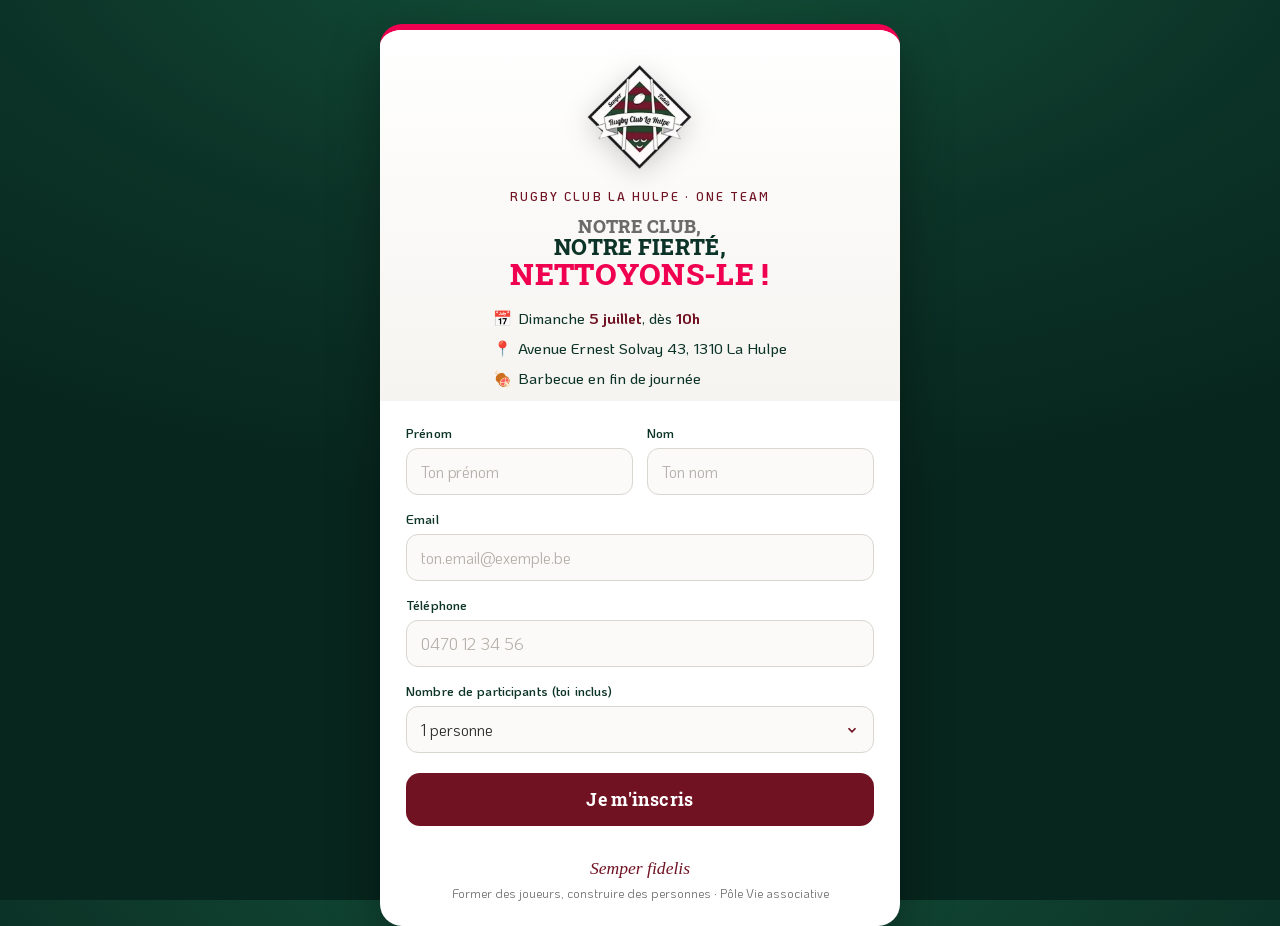
<file: index.html>
<!DOCTYPE html>
<html lang="fr">
<head>
  <meta charset="UTF-8" />
  <meta name="viewport" content="width=device-width, initial-scale=1.0" />
  <title>Inscription · Rugby Club La Hulpe</title>
  <meta name="description" content="Inscris-toi à la journée nettoyage & convivialité du Rugby Club La Hulpe le dimanche 5 juillet." />

  <!-- Couleurs de partage (réseaux sociaux) -->
  <meta property="og:title" content="Notre club, notre fierté, nettoyons-le !" />
  <meta property="og:description" content="On nettoie le club ensemble le 5 juillet. ONE TEAM 💚 Inscris-toi !" />
  <meta property="og:type" content="website" />

  <link rel="icon" type="image/png" href="assets/logo-rclh.png" />

  <!-- Typographies : KoHo (charte) + Roboto Slab (proche de Rockwell pour le web) -->
  <link rel="preconnect" href="https://fonts.googleapis.com" />
  <link rel="preconnect" href="https://fonts.gstatic.com" crossorigin />
  <link href="https://fonts.googleapis.com/css2?family=KoHo:wght@400;500;600;700&family=Roboto+Slab:wght@600;700;800&display=swap" rel="stylesheet" />

  <link rel="stylesheet" href="assets/style.css?v=4" />
</head>
<body>
  <main class="card">
    <header class="header">
      <img class="logo" src="assets/logo-rclh.png" alt="Logo Rugby Club La Hulpe" />
      <p class="kicker">Rugby Club La Hulpe · ONE TEAM</p>
      <h1 class="slogan">
        <span class="s1">Notre club,</span>
        <span class="s2">notre fierté,</span>
        <span class="s3">nettoyons-le !</span>
      </h1>

      <ul class="event-info">
        <li><span class="ico">📅</span> Dimanche <strong>5 juillet</strong>, dès <strong>10h</strong></li>
        <li><span class="ico">📍</span> Avenue Ernest Solvay 43, 1310 La Hulpe</li>
        <li><span class="ico">🍖</span> Barbecue en fin de journée</li>
      </ul>
    </header>

    <form id="inscription-form" class="form" novalidate>
      <div class="row">
        <div class="field">
          <label for="prenom">Prénom</label>
          <input type="text" id="prenom" name="prenom" autocomplete="given-name" required placeholder="Ton prénom" />
        </div>
        <div class="field">
          <label for="nom">Nom</label>
          <input type="text" id="nom" name="nom" autocomplete="family-name" required placeholder="Ton nom" />
        </div>
      </div>

      <div class="field">
        <label for="email">Email</label>
        <input type="email" id="email" name="email" autocomplete="email" required placeholder="ton.email@exemple.be" />
      </div>

      <div class="field">
        <label for="telephone">Téléphone</label>
        <input type="tel" id="telephone" name="telephone" autocomplete="tel" required placeholder="0470 12 34 56" />
      </div>

      <div class="field">
        <label for="participants">Nombre de participants (toi inclus)</label>
        <select id="participants" name="participants" required>
          <option value="1">1 personne</option>
          <option value="2">2 personnes</option>
          <option value="3">3 personnes</option>
          <option value="4">4 personnes</option>
          <option value="5">5 personnes</option>
          <option value="6">6 personnes ou plus</option>
        </select>
      </div>

      <button type="submit" class="btn" id="submit-btn">
        <span class="btn-label">Je m'inscris</span>
        <span class="btn-spinner" aria-hidden="true"></span>
      </button>

      <p class="error-msg" id="error-msg" role="alert" hidden></p>
    </form>

    <footer class="footer">
      <p class="motto">Semper fidelis</p>
      <p class="sub">Former des joueurs, construire des personnes · Pôle Vie associative</p>
    </footer>
  </main>

  <script src="assets/script.js?v=3"></script>
</body>
</html>
</file>
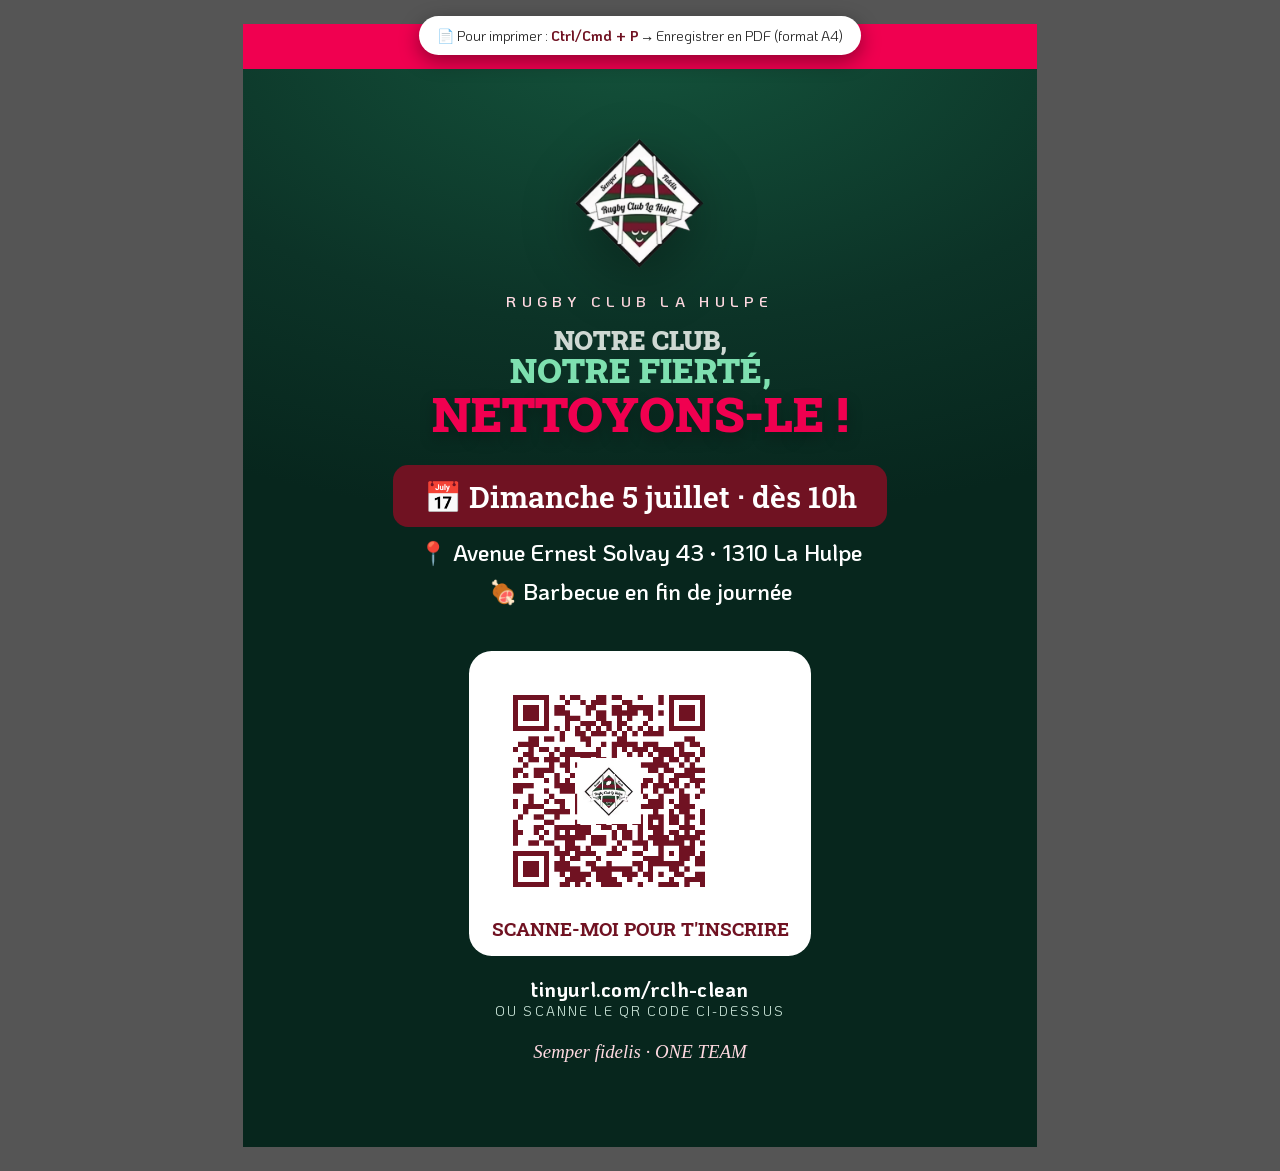
<file: affiche.html>
<!DOCTYPE html>
<html lang="fr">
<head>
  <meta charset="UTF-8" />
  <meta name="viewport" content="width=device-width, initial-scale=1.0" />
  <title>Affiche — à imprimer · Rugby Club La Hulpe</title>
  <link rel="preconnect" href="https://fonts.googleapis.com" />
  <link rel="preconnect" href="https://fonts.gstatic.com" crossorigin />
  <link href="https://fonts.googleapis.com/css2?family=KoHo:wght@400;500;600;700&family=Roboto+Slab:wght@600;700;800;900&display=swap" rel="stylesheet" />
  <style>
    :root {
      --vert: #0c3327;
      --bordeaux: #701222;
      --rose: #f00050;
    }
    * { box-sizing: border-box; margin: 0; padding: 0; }

    body {
      font-family: "KoHo", sans-serif;
      background: #555;
      display: flex;
      justify-content: center;
      padding: 24px;
    }

    /* Format A4 */
    .poster {
      width: 210mm;
      height: 297mm;
      background:
        radial-gradient(900px 500px at 50% 0%, #14543c 0%, var(--vert) 60%, #07261d 100%);
      color: #fff;
      padding: 22mm 18mm;
      display: flex;
      flex-direction: column;
      align-items: center;
      text-align: center;
      position: relative;
      overflow: hidden;
    }
    .poster::before {
      content: "";
      position: absolute;
      top: 0; left: 0; right: 0;
      height: 12mm;
      background: var(--rose);
    }

    .logo { width: 36mm; margin-top: 6mm; filter: drop-shadow(0 4mm 8mm rgba(0,0,0,.35)); }

    .kicker {
      margin-top: 5mm;
      letter-spacing: .35em;
      text-transform: uppercase;
      font-weight: 600;
      font-size: 4mm;
      color: #ffd9e1;
    }


    .slogan {
      margin-top: 4mm;
      font-family: "Roboto Slab", serif;
      font-weight: 900;
      text-transform: uppercase;
      line-height: 1.02;
    }
    .slogan span { display: block; }
    .slogan .s1 { color: #cfd9d3; font-size: 7mm; }
    .slogan .s2 { color: #7ee0b0; font-size: 9mm; }
    .slogan .s3 { color: var(--rose); font-size: 13mm; text-shadow: 0 1.5mm 4mm rgba(0,0,0,.3); }

    .infos {
      margin-top: 7mm;
      display: flex;
      flex-direction: column;
      gap: 2.5mm;
      font-size: 6mm;
      font-weight: 600;
    }
    .infos .date {
      background: var(--bordeaux);
      padding: 3mm 8mm;
      border-radius: 4mm;
      font-family: "Roboto Slab", serif;
      font-size: 8mm;
      display: inline-block;
    }

    .qr-zone {
      margin-top: auto;
      background: #fff;
      border-radius: 6mm;
      padding: 6mm 6mm 4mm;
      color: var(--vert);
    }
    .qr-zone img { width: 62mm; height: 62mm; display: block; }
    .qr-zone .scan {
      font-family: "Roboto Slab", serif;
      font-weight: 700;
      color: var(--bordeaux);
      font-size: 5mm;
      margin-top: 2mm;
    }

    .link {
      margin-top: 5mm;
      font-size: 5.5mm;
      font-weight: 700;
      letter-spacing: .02em;
    }
    .link small { display: block; font-weight: 400; font-size: 3.6mm; color: #cfe9dd; letter-spacing: .15em; text-transform: uppercase; }

    .motto {
      margin-top: 6mm;
      font-family: "Apple Chancery", "Snell Roundhand", cursive;
      font-style: italic;
      font-size: 5mm;
      color: #ffd9e1;
    }

    /* Barre d'aide à l'écran, masquée à l'impression */
    .print-hint {
      position: fixed; top: 16px; left: 50%; transform: translateX(-50%);
      background: #fff; color: #222; padding: 10px 18px; border-radius: 999px;
      font-size: 14px; box-shadow: 0 6px 20px rgba(0,0,0,.4); z-index: 10;
    }
    .print-hint b { color: var(--bordeaux); }

    @media print {
      body { background: #fff; padding: 0; }
      .print-hint { display: none; }
      .poster { box-shadow: none; }
      @page { size: A4; margin: 0; }
    }
  </style>
</head>
<body>
  <div class="print-hint">📄 Pour imprimer : <b>Ctrl/Cmd + P</b> → Enregistrer en PDF (format A4)</div>

  <div class="poster">
    <img class="logo" src="assets/logo-rclh.png" alt="Rugby Club La Hulpe" />
    <p class="kicker">Rugby Club La Hulpe</p>
    <h1 class="slogan">
      <span class="s1">Notre club,</span>
      <span class="s2">notre fierté,</span>
      <span class="s3">nettoyons-le !</span>
    </h1>

    <div class="infos">
      <span class="date">📅 Dimanche 5 juillet · dès 10h</span>
      <span>📍 Avenue Ernest Solvay 43 · 1310 La Hulpe</span>
      <span>🍖 Barbecue en fin de journée</span>
    </div>

    <div class="qr-zone">
      <img src="assets/qr-cleantheclub.png" alt="QR code d'inscription" />
      <p class="scan">SCANNE-MOI POUR T'INSCRIRE</p>
    </div>

    <p class="link">
      tinyurl.com/rclh-clean
      <small>ou scanne le QR code ci-dessus</small>
    </p>

    <p class="motto">Semper fidelis · ONE TEAM</p>
  </div>
</body>
</html>
</file>
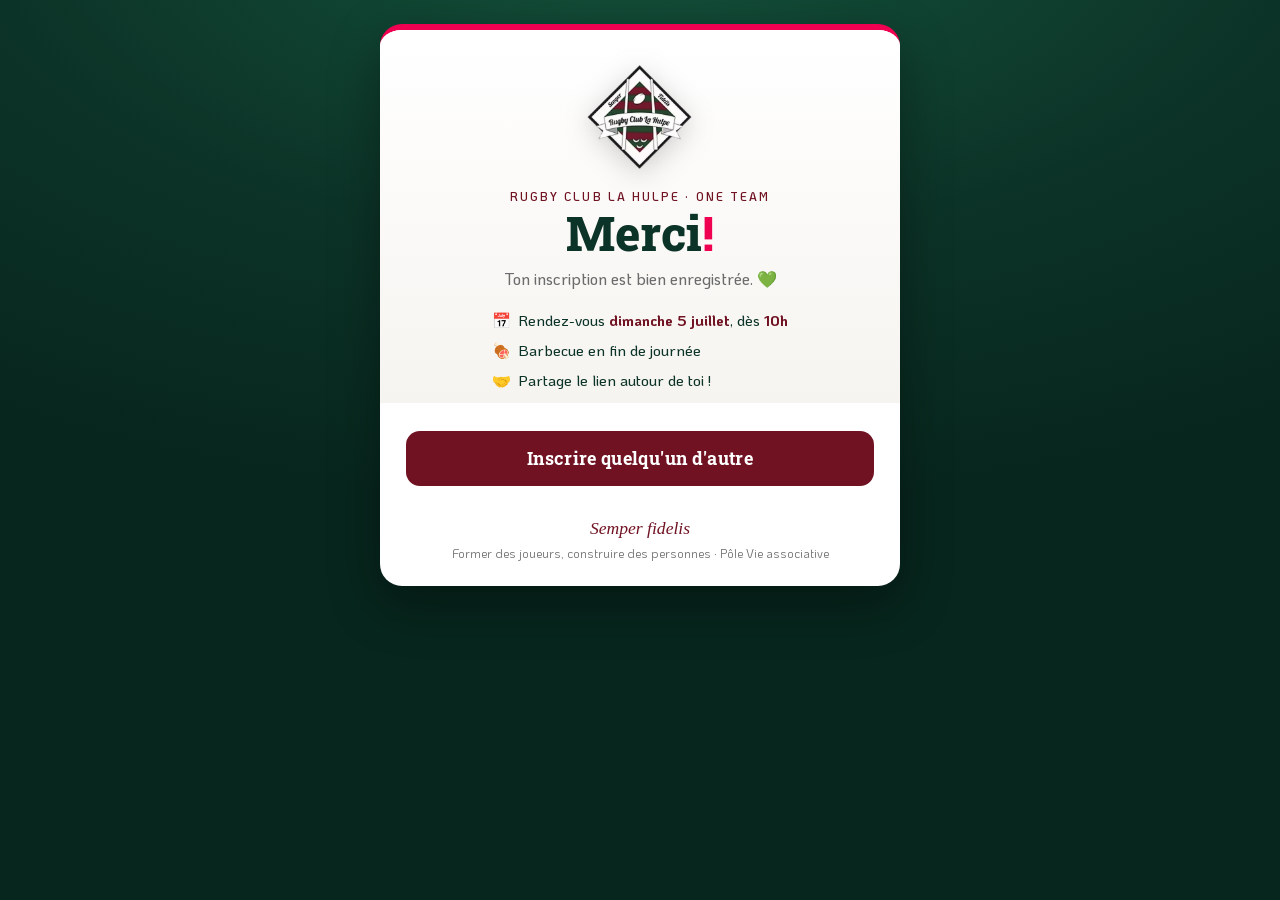
<file: merci.html>
<!DOCTYPE html>
<html lang="fr">
<head>
  <meta charset="UTF-8" />
  <meta name="viewport" content="width=device-width, initial-scale=1.0" />
  <title>Merci ! · Rugby Club La Hulpe</title>
  <link rel="icon" type="image/png" href="assets/logo-rclh.png" />
  <link rel="preconnect" href="https://fonts.googleapis.com" />
  <link rel="preconnect" href="https://fonts.gstatic.com" crossorigin />
  <link href="https://fonts.googleapis.com/css2?family=KoHo:wght@400;500;600;700&family=Roboto+Slab:wght@600;700;800&display=swap" rel="stylesheet" />
  <link rel="stylesheet" href="assets/style.css?v=4" />
</head>
<body>
  <main class="card">
    <header class="header">
      <img class="logo" src="assets/logo-rclh.png" alt="Logo Rugby Club La Hulpe" />
      <p class="kicker">Rugby Club La Hulpe · ONE TEAM</p>
      <h1 class="title">Merci<span class="title-accent">!</span></h1>
      <p class="tagline" id="merci-text">Ton inscription est bien enregistrée. 💚</p>

      <ul class="event-info">
        <li><span class="ico">📅</span> Rendez-vous <strong>dimanche 5 juillet</strong>, dès <strong>10h</strong></li>
        <li><span class="ico">🍖</span> Barbecue en fin de journée</li>
        <li><span class="ico">🤝</span> Partage le lien autour de toi !</li>
      </ul>
    </header>

    <div class="form">
      <a class="btn" href="index.html" style="text-decoration:none;text-align:center;display:block;">
        <span class="btn-label">Inscrire quelqu'un d'autre</span>
      </a>
    </div>

    <footer class="footer">
      <p class="motto">Semper fidelis</p>
      <p class="sub">Former des joueurs, construire des personnes · Pôle Vie associative</p>
    </footer>
  </main>

  <script>
    // Petit mot personnalisé si le prénom est passé dans l'URL.
    const params = new URLSearchParams(window.location.search);
    const prenom = params.get("p");
    if (prenom) {
      document.getElementById("merci-text").textContent =
        "Merci " + decodeURIComponent(prenom) + ", ton inscription est bien enregistrée. 💚";
    }
  </script>
</body>
</html>
</file>
<file: assets/style.css>
/* ===========================================================
   CleanTheClub — Charte graphique Rugby Club La Hulpe (RCLH)
   Vert   #0c3327   (pantone 350 C)
   Bordeaux #701222 (pantone 188 C)
   Rose   #f00050   (la petite touche)
   Blanc  #ffffff
   Titres : Roboto Slab (proche Rockwell) · Texte : KoHo
   =========================================================== */

:root {
  --vert: #0c3327;
  --vert-clair: #14543c;
  --bordeaux: #701222;
  --bordeaux-clair: #8e1a2e;
  --rose: #f00050;
  --blanc: #ffffff;
  --gris-texte: #2a2a2a;
  --gris-doux: #6b6b6b;
  --ombre: 0 18px 50px rgba(0, 0, 0, 0.35);
}

* { box-sizing: border-box; margin: 0; padding: 0; }

html, body { height: 100%; }

body {
  font-family: "KoHo", system-ui, -apple-system, sans-serif;
  color: var(--gris-texte);
  background:
    radial-gradient(1200px 600px at 50% -10%, var(--vert-clair) 0%, var(--vert) 55%, #07261d 100%);
  min-height: 100%;
  display: flex;
  align-items: flex-start;
  justify-content: center;
  /* + safe-area : évite que le haut passe sous la barre d'état / l'encoche iPhone */
  padding: calc(24px + env(safe-area-inset-top, 0px)) 16px calc(24px + env(safe-area-inset-bottom, 0px));
  line-height: 1.45;
}

/* ---- Carte principale ---- */
.card {
  width: 100%;
  max-width: 520px;
  background: var(--blanc);
  border-radius: 22px;
  box-shadow: var(--ombre);
  overflow: hidden;
  border-top: 6px solid var(--rose);
}

/* ---- En-tête ---- */
.header {
  text-align: center;
  padding: 28px 26px 8px;
  background: linear-gradient(180deg, #ffffff 0%, #f6f4f0 100%);
}

.logo {
  width: 110px;
  height: auto;
  filter: drop-shadow(0 6px 14px rgba(0, 0, 0, 0.18));
}

.kicker {
  margin-top: 10px;
  font-size: 0.72rem;
  letter-spacing: 0.18em;
  text-transform: uppercase;
  font-weight: 600;
  color: var(--bordeaux);
}

.title {
  font-family: "Roboto Slab", Rockwell, Georgia, serif;
  font-weight: 800;
  font-size: clamp(2.2rem, 9vw, 3rem);
  color: var(--vert);
  line-height: 1;
  margin-top: 4px;
}

.title-accent { color: var(--rose); }

.tagline {
  margin-top: 10px;
  font-size: 1.02rem;
  color: var(--gris-doux);
  font-weight: 500;
}

/* Slogan officiel de l'événement (crescendo gris → vert → rose) */
.slogan {
  margin-top: 12px;
  font-family: "Roboto Slab", Rockwell, Georgia, serif;
  font-weight: 800;
  line-height: 1.02;
  text-transform: uppercase;
  letter-spacing: 0.01em;
}
.slogan span { display: block; }
.slogan .s1 { color: var(--gris-doux); font-size: 1.15rem; }
.slogan .s2 { color: var(--vert); font-size: 1.4rem; }
.slogan .s3 { color: var(--rose); font-size: 1.85rem; }

.event-info {
  list-style: none;
  margin: 18px auto 4px;
  display: inline-flex;
  flex-direction: column;
  gap: 8px;
  text-align: left;
  font-size: 0.95rem;
  color: var(--vert);
  font-weight: 500;
}
.event-info .ico { display: inline-block; width: 1.4em; }
.event-info strong { color: var(--bordeaux); }

/* ---- Formulaire ---- */
.form {
  padding: 22px 26px 26px;
  display: flex;
  flex-direction: column;
  gap: 14px;
}

.row {
  display: flex;
  gap: 14px;
}
.row .field { flex: 1; }

.field { display: flex; flex-direction: column; gap: 6px; }

label {
  font-size: 0.82rem;
  font-weight: 600;
  color: var(--vert);
  letter-spacing: 0.01em;
}

input, select {
  font-family: inherit;
  font-size: 1rem;
  padding: 12px 14px;
  border: 1.5px solid #d9d6d0;
  border-radius: 12px;
  background: #fbfaf8;
  color: var(--gris-texte);
  transition: border-color 0.15s, box-shadow 0.15s;
  width: 100%;
}

input::placeholder { color: #b3afa8; }

input:focus, select:focus {
  outline: none;
  border-color: var(--bordeaux);
  box-shadow: 0 0 0 3px rgba(112, 18, 34, 0.12);
}

input:invalid:not(:placeholder-shown) {
  border-color: var(--rose);
}

select {
  appearance: none;
  background-image: url("data:image/svg+xml,%3Csvg xmlns='http://www.w3.org/2000/svg' width='14' height='14' viewBox='0 0 24 24' fill='none' stroke='%23701222' stroke-width='3'%3E%3Cpath d='M6 9l6 6 6-6'/%3E%3C/svg%3E");
  background-repeat: no-repeat;
  background-position: right 14px center;
  padding-right: 40px;
}

/* ---- Bouton ---- */
.btn {
  position: relative;
  margin-top: 6px;
  font-family: "Roboto Slab", serif;
  font-weight: 700;
  font-size: 1.1rem;
  color: var(--blanc);
  background: var(--bordeaux);
  border: none;
  border-radius: 14px;
  padding: 15px 20px;
  cursor: pointer;
  transition: transform 0.08s ease, background 0.15s ease;
  letter-spacing: 0.02em;
}
.btn:hover { background: var(--bordeaux-clair); }
.btn:active { transform: translateY(1px) scale(0.995); }
.btn:disabled { opacity: 0.75; cursor: progress; }

.btn-spinner {
  display: none;
  width: 18px; height: 18px;
  border: 2.5px solid rgba(255, 255, 255, 0.4);
  border-top-color: #fff;
  border-radius: 50%;
  margin-left: 10px;
  vertical-align: -3px;
  animation: spin 0.7s linear infinite;
}
.btn.loading .btn-spinner { display: inline-block; }
@keyframes spin { to { transform: rotate(360deg); } }

.error-msg {
  color: var(--bordeaux);
  background: #fde8eb;
  border: 1px solid #f4c2ca;
  border-radius: 10px;
  padding: 10px 12px;
  font-size: 0.9rem;
  font-weight: 500;
}

/* ---- Pied ---- */
.footer {
  text-align: center;
  padding: 4px 26px 24px;
}
.footer .motto {
  font-family: "Apple Chancery", "Snell Roundhand", cursive;
  font-style: italic;
  color: var(--bordeaux);
  font-size: 1.1rem;
}
.footer .sub {
  font-size: 0.78rem;
  color: var(--gris-doux);
  margin-top: 2px;
}

@media (max-width: 380px) {
  .row { flex-direction: column; gap: 14px; }
}
</file>
